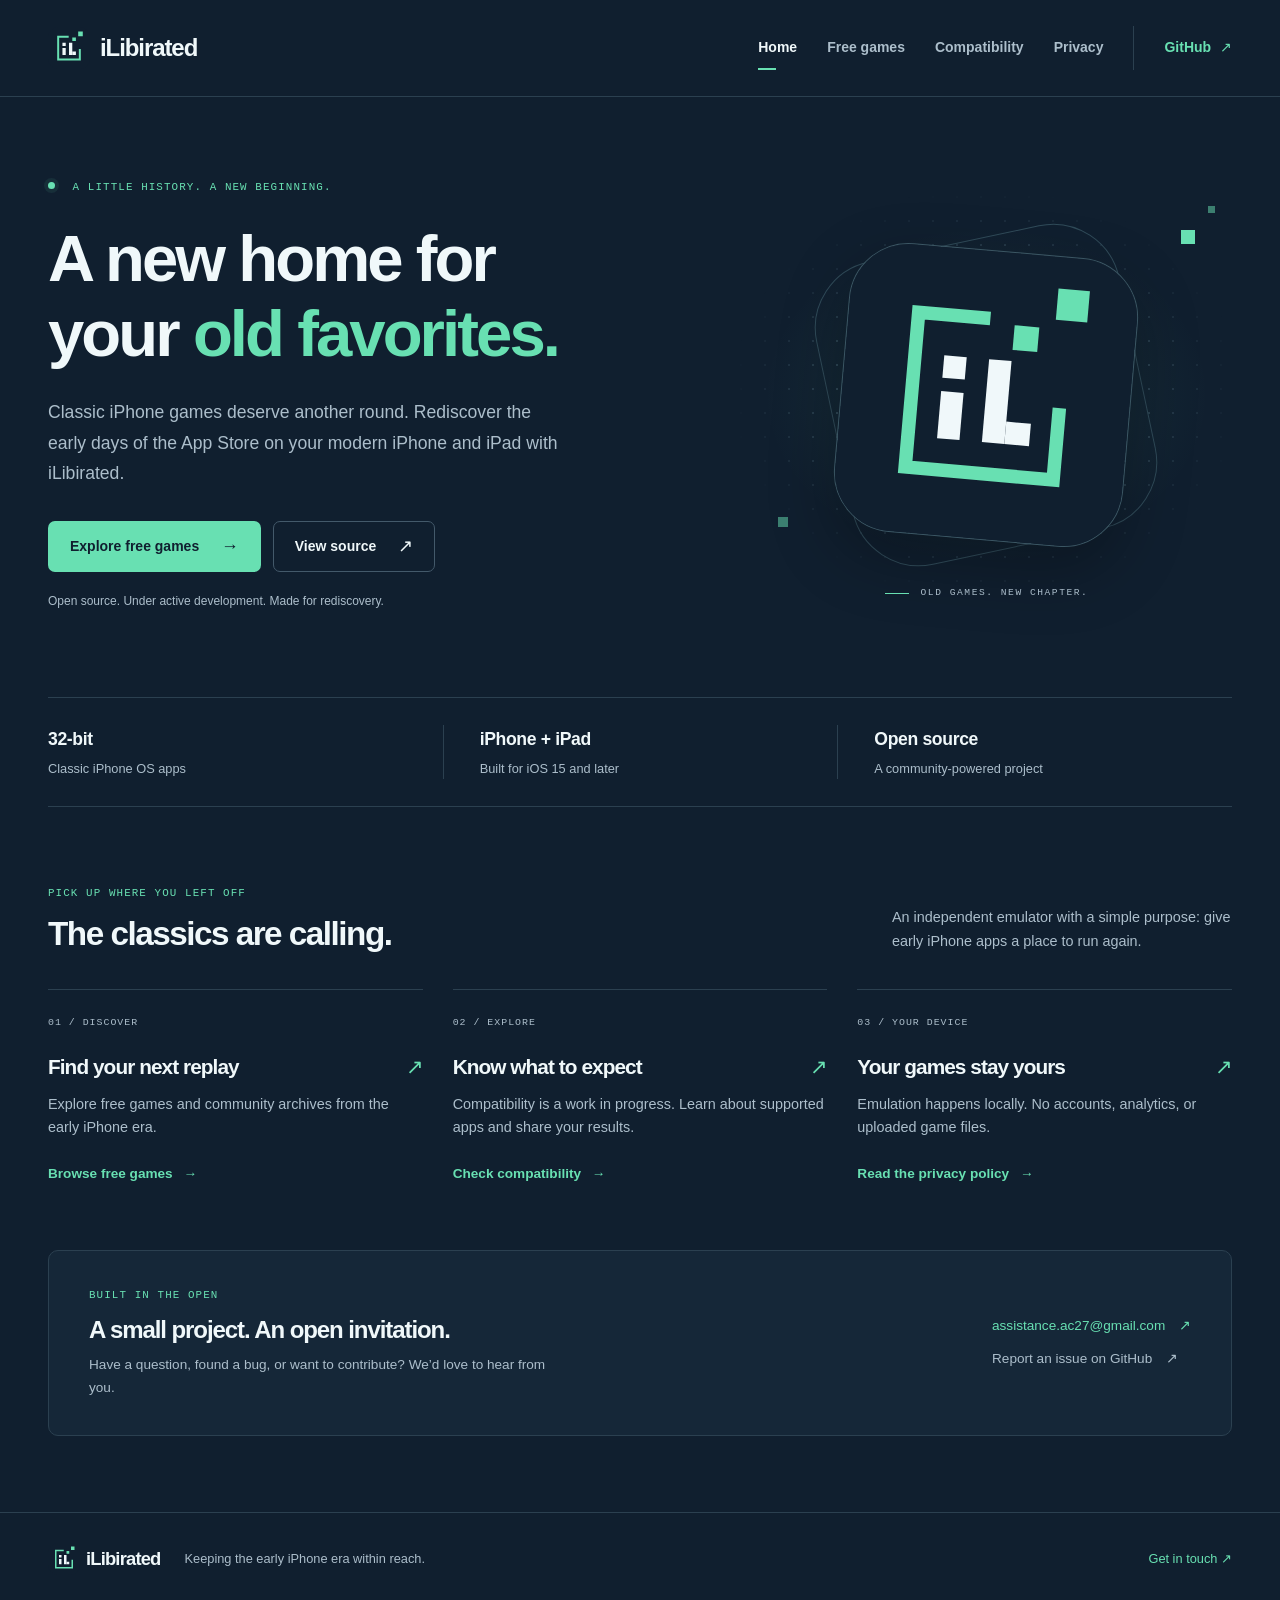
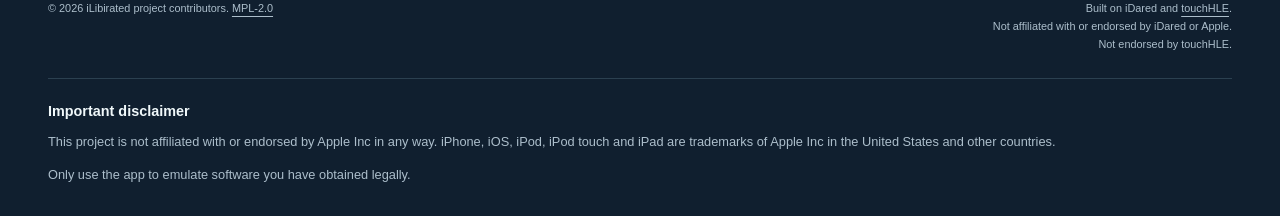
<file: iliberated/index.html>
<!doctype html>
<html lang="en">
<head>
  <meta charset="utf-8">
  <meta name="viewport" content="width=device-width, initial-scale=1">
  <meta name="theme-color" content="#101f2f">
  <meta name="color-scheme" content="dark">
  <title>iLibirated — Classic iPhone games, liberated</title>
  <meta name="description" content="Rediscover classic 32-bit iPhone games on modern iPhone and iPad with iLibirated, an independent open-source emulator.">
  <link rel="canonical" href="https://antonc27.github.io/iliberated/">
  <meta property="og:type" content="website">
  <meta property="og:title" content="iLibirated — Classic iPhone games, liberated">
  <meta property="og:description" content="Rediscover classic 32-bit iPhone games on modern iPhone and iPad with iLibirated, an independent open-source emulator.">
  <meta property="og:url" content="https://antonc27.github.io/iliberated/">
  <meta property="og:image" content="https://antonc27.github.io/iliberated/assets/icon.png">
  <meta property="og:image:alt" content="iLibirated app icon: a white iL monogram in an open mint frame">
  <link rel="icon" href="./assets/icon.svg" type="image/svg+xml">
  <link rel="icon" href="./assets/icon.png" type="image/png">
  <link rel="apple-touch-icon" href="./assets/icon.png">
  <link rel="stylesheet" href="./assets/style.css">
</head>
<body>
  <a class="skip-link" href="#main">Skip to content</a>
  <header class="site-header">
    <div class="shell header-inner">
      <a class="brand" href="./index.html" aria-label="iLibirated home">
        <img src="./assets/icon.svg" alt="" width="42" height="42">
        <span>iLibirated</span>
      </a>
      <nav class="site-nav" aria-label="Primary navigation">
          <a href="./index.html" aria-current="page">Home</a>
          <a href="./free_games.html">Free games</a>
          <a href="./compat.html">Compatibility</a>
          <a href="./privacy.html">Privacy</a>
          <a class="nav-source" href="https://github.com/antonc27/iliberated">GitHub <span aria-hidden="true">↗</span></a>
      </nav>
    </div>
  </header>
  <main id="main" class="shell " tabindex="-1">
    <section class="hero" aria-labelledby="hero-title">
      <div class="hero-copy">
        <p class="eyebrow"><span class="status-dot" aria-hidden="true"></span> A little history. A new beginning.</p>
        <h1 id="hero-title">A new home for<br>your <em>old favorites.</em></h1>
        <p class="hero-description">Classic iPhone games deserve another round. Rediscover the early days of the App Store on your modern iPhone and iPad with iLibirated.</p>
        <div class="actions">
          <a class="button button-primary" href="./free_games.html">Explore free games <span aria-hidden="true">→</span></a>
          <a class="button button-secondary" href="https://github.com/antonc27/iliberated">View source <span aria-hidden="true">↗</span></a>
        </div>
        <p class="hero-note">Open source. Under active development. Made for rediscovery.</p>
      </div>
      <div class="hero-art" aria-hidden="true">
        <div class="art-grid"></div>
        <div class="art-orbit"></div>
        <div class="icon-tile"><img src="./assets/icon.svg" alt="" width="320" height="320"></div>
        <span class="pixel pixel-one"></span><span class="pixel pixel-two"></span><span class="pixel pixel-three"></span>
        <div class="art-caption"><span class="caption-line"></span> OLD GAMES. NEW CHAPTER.</div>
      </div>
    </section>
    <div class="project-facts" aria-label="Project at a glance">
      <div><span class="fact-value">32-bit</span><span class="fact-label">Classic iPhone OS apps</span></div>
      <div><span class="fact-value">iPhone + iPad</span><span class="fact-label">Built for iOS 15 and later</span></div>
      <div><span class="fact-value">Open source</span><span class="fact-label">A community-powered project</span></div>
    </div>
    <section class="discover" aria-labelledby="discover-title">
      <div class="section-heading">
        <div><p class="eyebrow">Pick up where you left off</p><h2 id="discover-title">The classics are calling.</h2></div>
        <p>An independent emulator with a simple purpose: give early iPhone apps a place to run again.</p>
      </div>
      <div class="feature-grid">
        <a class="feature" href="./free_games.html">
          <span class="feature-number">01 / DISCOVER</span>
          <h3>Find your next replay <span aria-hidden="true">↗</span></h3>
          <p>Explore free games and community archives from the early iPhone era.</p>
          <span class="text-link">Browse free games <span aria-hidden="true">→</span></span>
        </a>
        <a class="feature" href="./compat.html">
          <span class="feature-number">02 / EXPLORE</span>
          <h3>Know what to expect <span aria-hidden="true">↗</span></h3>
          <p>Compatibility is a work in progress. Learn about supported apps and share your results.</p>
          <span class="text-link">Check compatibility <span aria-hidden="true">→</span></span>
        </a>
        <a class="feature" href="./privacy.html">
          <span class="feature-number">03 / YOUR DEVICE</span>
          <h3>Your games stay yours <span aria-hidden="true">↗</span></h3>
          <p>Emulation happens locally. No accounts, analytics, or uploaded game files.</p>
          <span class="text-link">Read the privacy policy <span aria-hidden="true">→</span></span>
        </a>
      </div>
    </section>
    <section class="support-panel" aria-labelledby="support-title">
      <div><p class="eyebrow">Built in the open</p><h2 id="support-title">A small project. An open invitation.</h2><p>Have a question, found a bug, or want to contribute? We’d love to hear from you.</p></div>
      <div class="support-links"><a href="mailto:assistance.ac27@gmail.com">assistance.ac27@gmail.com <span aria-hidden="true">↗</span></a><a href="https://github.com/antonc27/iliberated/issues">Report an issue on GitHub <span aria-hidden="true">↗</span></a></div>
    </section>
  </main>
  <footer class="site-footer">
    <div class="shell footer-top">
      <a class="brand footer-brand" href="./index.html"><img src="./assets/icon.svg" alt="" width="32" height="32"><span>iLibirated</span></a>
      <p>Keeping the early iPhone era within reach.</p>
      <a href="mailto:assistance.ac27@gmail.com">Get in touch <span aria-hidden="true">↗</span></a>
    </div>
    <div class="shell footer-bottom">
      <p>© 2026 iLibirated project contributors. <a href="https://github.com/antonc27/iliberated/blob/HEAD/LICENSE">MPL-2.0</a></p>
      <p>Built on iDared and <a href="https://touchhle.org/">touchHLE</a>.<br>Not affiliated with or endorsed by iDared or Apple.<br>Not endorsed by touchHLE.</p>
    </div>
    <div class="shell footer-disclaimer">
      <h2>Important disclaimer</h2>
      <p>This project is not affiliated with or endorsed by Apple Inc in any way. iPhone, iOS, iPod, iPod touch and iPad are trademarks of Apple Inc in the United States and other countries.</p>
      <p>Only use the app to emulate software you have obtained legally.</p>
    </div>
  </footer>
</body>
</html>
</file>
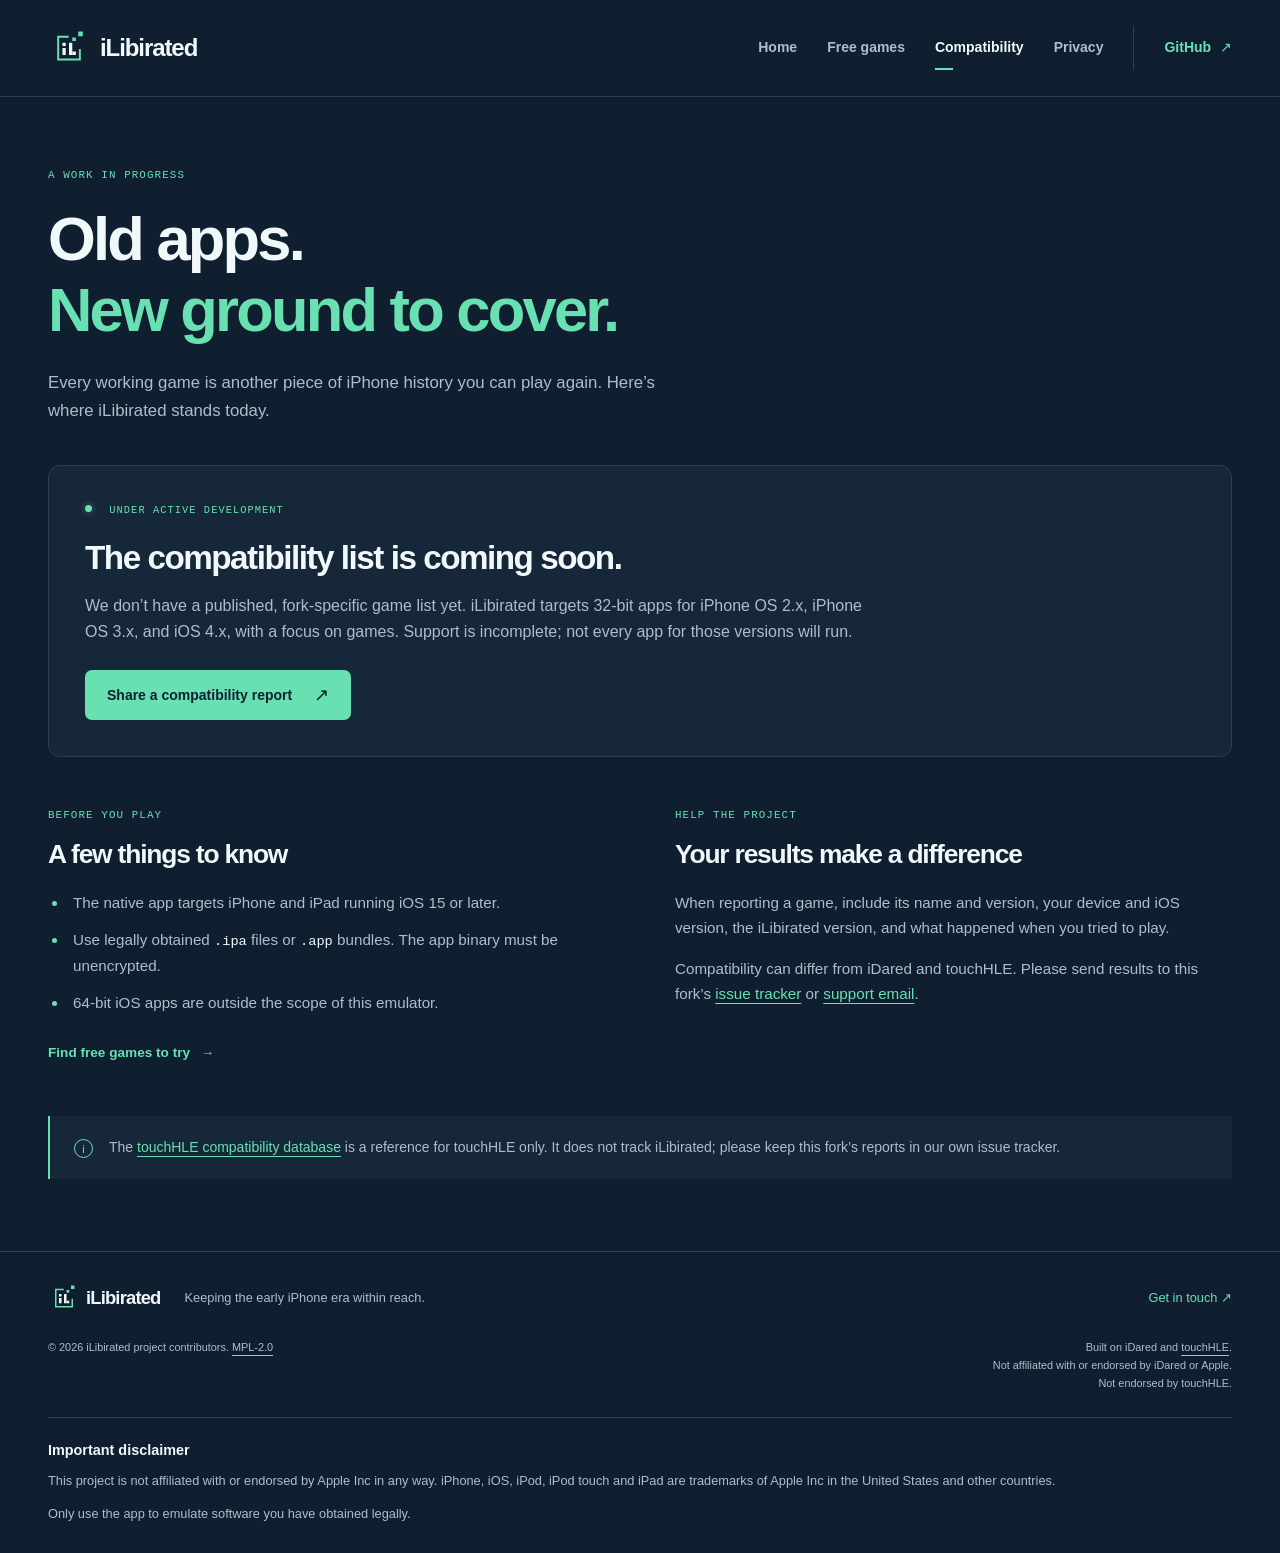
<file: iliberated/compat.html>
<!doctype html>
<html lang="en">
<head>
  <meta charset="utf-8">
  <meta name="viewport" content="width=device-width, initial-scale=1">
  <meta name="theme-color" content="#101f2f">
  <meta name="color-scheme" content="dark">
  <title>Compatibility | iLibirated</title>
  <meta name="description" content="Learn about app compatibility and report your results for iLibirated.">
  <link rel="canonical" href="https://antonc27.github.io/iliberated/compat.html">
  <meta property="og:type" content="website">
  <meta property="og:title" content="Compatibility | iLibirated">
  <meta property="og:description" content="Learn about app compatibility and report your results for iLibirated.">
  <meta property="og:url" content="https://antonc27.github.io/iliberated/compat.html">
  <meta property="og:image" content="https://antonc27.github.io/iliberated/assets/icon.png">
  <meta property="og:image:alt" content="iLibirated app icon: a white iL monogram in an open mint frame">
  <link rel="icon" href="./assets/icon.svg" type="image/svg+xml">
  <link rel="icon" href="./assets/icon.png" type="image/png">
  <link rel="apple-touch-icon" href="./assets/icon.png">
  <link rel="stylesheet" href="./assets/style.css">
</head>
<body>
  <a class="skip-link" href="#main">Skip to content</a>
  <header class="site-header">
    <div class="shell header-inner">
      <a class="brand" href="./index.html" aria-label="iLibirated home">
        <img src="./assets/icon.svg" alt="" width="42" height="42">
        <span>iLibirated</span>
      </a>
      <nav class="site-nav" aria-label="Primary navigation">
          <a href="./index.html">Home</a>
          <a href="./free_games.html">Free games</a>
          <a href="./compat.html" aria-current="page">Compatibility</a>
          <a href="./privacy.html">Privacy</a>
          <a class="nav-source" href="https://github.com/antonc27/iliberated">GitHub <span aria-hidden="true">↗</span></a>
      </nav>
    </div>
  </header>
  <main id="main" class="shell inner-page" tabindex="-1">
    <header class="page-heading">
      <p class="eyebrow">A work in progress</p>
      <h1>Old apps.<br><em>New ground to cover.</em></h1>
      <p>Every working game is another piece of iPhone history you can play again. Here’s where iLibirated stands today.</p>
    </header>
    <section class="compat-status" aria-labelledby="status-title">
      <div class="status-label"><span class="status-dot" aria-hidden="true"></span> Under active development</div>
      <h2 id="status-title">The compatibility list is coming soon.</h2>
      <p>We don’t have a published, fork-specific game list yet. iLibirated targets 32-bit apps for iPhone OS 2.x, iPhone OS 3.x, and iOS 4.x, with a focus on games. Support is incomplete; not every app for those versions will run.</p>
      <a class="button button-primary" href="https://github.com/antonc27/iliberated/issues">Share a compatibility report <span aria-hidden="true">↗</span></a>
    </section>
    <div class="info-grid">
      <section class="info-block"><p class="eyebrow">Before you play</p><h2>A few things to know</h2><ul class="detail-list"><li>The native app targets iPhone and iPad running iOS 15 or later.</li><li>Use legally obtained <code>.ipa</code> files or <code>.app</code> bundles. The app binary must be unencrypted.</li><li>64-bit iOS apps are outside the scope of this emulator.</li></ul><a class="text-link" href="./free_games.html">Find free games to try <span aria-hidden="true">→</span></a></section>
      <section class="info-block"><p class="eyebrow">Help the project</p><h2>Your results make a difference</h2><p>When reporting a game, include its name and version, your device and iOS version, the iLibirated version, and what happened when you tried to play.</p><p>Compatibility can differ from iDared and touchHLE. Please send results to this fork’s <a href="https://github.com/antonc27/iliberated/issues">issue tracker</a> or <a href="mailto:assistance.ac27@gmail.com">support email</a>.</p></section>
    </div>
    <aside class="notice"><span class="notice-mark" aria-hidden="true">i</span><p>The <a href="https://appdb.touchhle.org/">touchHLE compatibility database</a> is a reference for touchHLE only. It does not track iLibirated; please keep this fork’s reports in our own issue tracker.</p></aside>
  </main>
  <footer class="site-footer">
    <div class="shell footer-top">
      <a class="brand footer-brand" href="./index.html"><img src="./assets/icon.svg" alt="" width="32" height="32"><span>iLibirated</span></a>
      <p>Keeping the early iPhone era within reach.</p>
      <a href="mailto:assistance.ac27@gmail.com">Get in touch <span aria-hidden="true">↗</span></a>
    </div>
    <div class="shell footer-bottom">
      <p>© 2026 iLibirated project contributors. <a href="https://github.com/antonc27/iliberated/blob/HEAD/LICENSE">MPL-2.0</a></p>
      <p>Built on iDared and <a href="https://touchhle.org/">touchHLE</a>.<br>Not affiliated with or endorsed by iDared or Apple.<br>Not endorsed by touchHLE.</p>
    </div>
    <div class="shell footer-disclaimer">
      <h2>Important disclaimer</h2>
      <p>This project is not affiliated with or endorsed by Apple Inc in any way. iPhone, iOS, iPod, iPod touch and iPad are trademarks of Apple Inc in the United States and other countries.</p>
      <p>Only use the app to emulate software you have obtained legally.</p>
    </div>
  </footer>
</body>
</html>
</file>
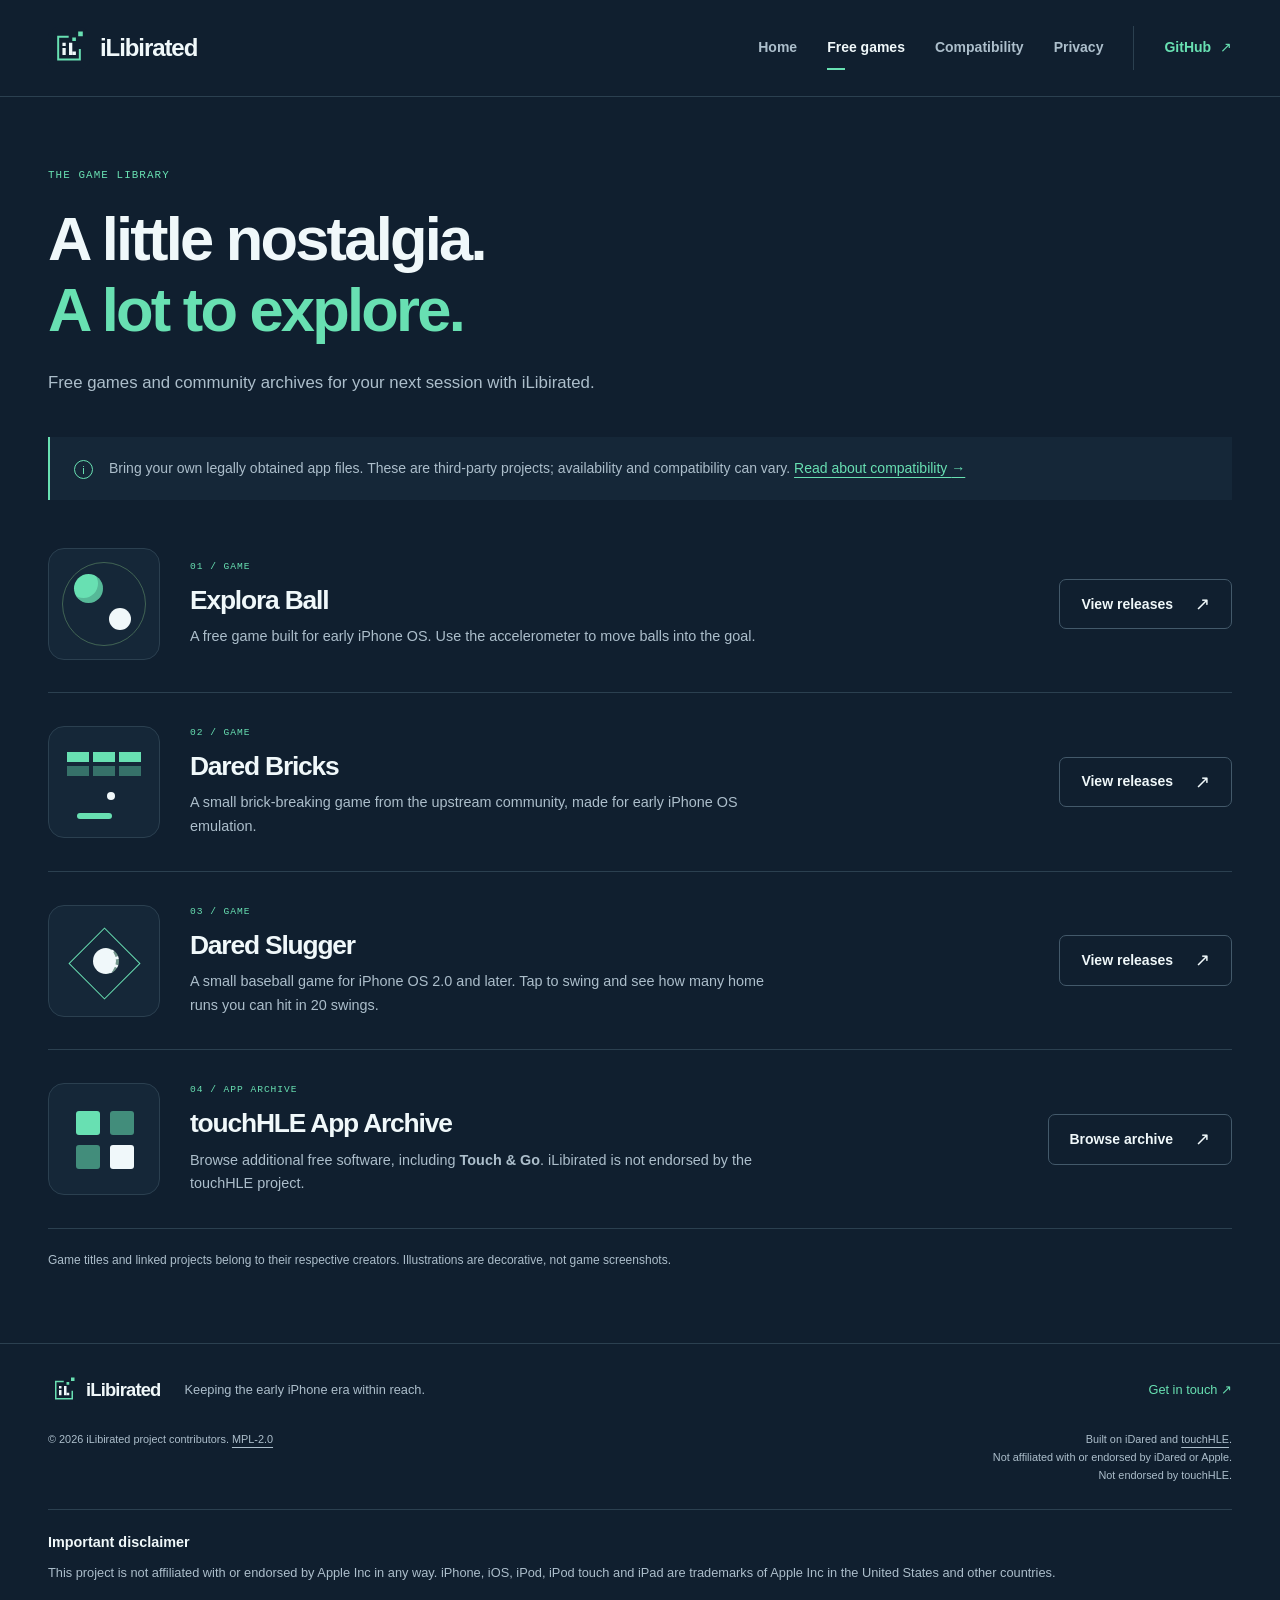
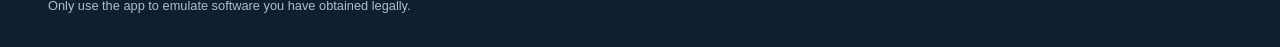
<file: iliberated/free_games.html>
<!doctype html>
<html lang="en">
<head>
  <meta charset="utf-8">
  <meta name="viewport" content="width=device-width, initial-scale=1">
  <meta name="theme-color" content="#101f2f">
  <meta name="color-scheme" content="dark">
  <title>Free games | iLibirated</title>
  <meta name="description" content="Explore free games and community app archives to try with iLibirated.">
  <link rel="canonical" href="https://antonc27.github.io/iliberated/free_games.html">
  <meta property="og:type" content="website">
  <meta property="og:title" content="Free games | iLibirated">
  <meta property="og:description" content="Explore free games and community app archives to try with iLibirated.">
  <meta property="og:url" content="https://antonc27.github.io/iliberated/free_games.html">
  <meta property="og:image" content="https://antonc27.github.io/iliberated/assets/icon.png">
  <meta property="og:image:alt" content="iLibirated app icon: a white iL monogram in an open mint frame">
  <link rel="icon" href="./assets/icon.svg" type="image/svg+xml">
  <link rel="icon" href="./assets/icon.png" type="image/png">
  <link rel="apple-touch-icon" href="./assets/icon.png">
  <link rel="stylesheet" href="./assets/style.css">
</head>
<body>
  <a class="skip-link" href="#main">Skip to content</a>
  <header class="site-header">
    <div class="shell header-inner">
      <a class="brand" href="./index.html" aria-label="iLibirated home">
        <img src="./assets/icon.svg" alt="" width="42" height="42">
        <span>iLibirated</span>
      </a>
      <nav class="site-nav" aria-label="Primary navigation">
          <a href="./index.html">Home</a>
          <a href="./free_games.html" aria-current="page">Free games</a>
          <a href="./compat.html">Compatibility</a>
          <a href="./privacy.html">Privacy</a>
          <a class="nav-source" href="https://github.com/antonc27/iliberated">GitHub <span aria-hidden="true">↗</span></a>
      </nav>
    </div>
  </header>
  <main id="main" class="shell inner-page" tabindex="-1">
    <header class="page-heading">
      <p class="eyebrow">The game library</p>
      <h1>A little nostalgia.<br><em>A lot to explore.</em></h1>
      <p>Free games and community archives for your next session with iLibirated.</p>
    </header>
    <aside class="notice"><span class="notice-mark" aria-hidden="true">i</span><p>Bring your own legally obtained app files. These are third-party projects; availability and compatibility can vary. <a href="./compat.html">Read about compatibility <span aria-hidden="true">→</span></a></p></aside>
    <section class="game-list" aria-label="Free games and app archives">
      <article class="game-item">
        <div class="game-art ball-art" aria-hidden="true"><span></span><i></i><b></b></div>
        <div class="game-copy"><p class="eyebrow">01 / Game</p><h2>Explora Ball</h2><p>A free game built for early iPhone OS. Use the accelerometer to move balls into the goal.</p></div>
        <a class="button button-secondary" href="https://github.com/minif/Explora-Ball/releases" aria-label="View Explora Ball releases">View releases <span aria-hidden="true">↗</span></a>
      </article>
      <article class="game-item">
        <div class="game-art bricks-art" aria-hidden="true"><span></span><span></span><span></span><span></span><span></span><span></span><i></i><b></b></div>
        <div class="game-copy"><p class="eyebrow">02 / Game</p><h2>Dared Bricks</h2><p>A small brick-breaking game from the upstream community, made for early iPhone OS emulation.</p></div>
        <a class="button button-secondary" href="https://github.com/iDared32bit-emu/Dared-Bricks/releases" aria-label="View Dared Bricks releases">View releases <span aria-hidden="true">↗</span></a>
      </article>
      <article class="game-item">
        <div class="game-art slugger-art" aria-hidden="true"><span></span><i></i></div>
        <div class="game-copy"><p class="eyebrow">03 / Game</p><h2>Dared Slugger</h2><p>A small baseball game for iPhone OS 2.0 and later. Tap to swing and see how many home runs you can hit in 20 swings.</p></div>
        <a class="button button-secondary" href="https://github.com/iDared32bit-emu/Dared-Slugger/releases" aria-label="View Dared Slugger releases">View releases <span aria-hidden="true">↗</span></a>
      </article>
      <article class="game-item archive-item">
        <div class="game-art archive-art" aria-hidden="true"><span></span><span></span><span></span><span></span></div>
        <div class="game-copy"><p class="eyebrow">04 / App archive</p><h2>touchHLE App Archive</h2><p>Browse additional free software, including <strong>Touch &amp; Go</strong>. iLibirated is not endorsed by the touchHLE project.</p></div>
        <a class="button button-secondary" href="https://touchhle.org/app-archive/">Browse archive <span aria-hidden="true">↗</span></a>
      </article>
    </section>
    <p class="page-note">Game titles and linked projects belong to their respective creators. Illustrations are decorative, not game screenshots.</p>
  </main>
  <footer class="site-footer">
    <div class="shell footer-top">
      <a class="brand footer-brand" href="./index.html"><img src="./assets/icon.svg" alt="" width="32" height="32"><span>iLibirated</span></a>
      <p>Keeping the early iPhone era within reach.</p>
      <a href="mailto:assistance.ac27@gmail.com">Get in touch <span aria-hidden="true">↗</span></a>
    </div>
    <div class="shell footer-bottom">
      <p>© 2026 iLibirated project contributors. <a href="https://github.com/antonc27/iliberated/blob/HEAD/LICENSE">MPL-2.0</a></p>
      <p>Built on iDared and <a href="https://touchhle.org/">touchHLE</a>.<br>Not affiliated with or endorsed by iDared or Apple.<br>Not endorsed by touchHLE.</p>
    </div>
    <div class="shell footer-disclaimer">
      <h2>Important disclaimer</h2>
      <p>This project is not affiliated with or endorsed by Apple Inc in any way. iPhone, iOS, iPod, iPod touch and iPad are trademarks of Apple Inc in the United States and other countries.</p>
      <p>Only use the app to emulate software you have obtained legally.</p>
    </div>
  </footer>
</body>
</html>
</file>
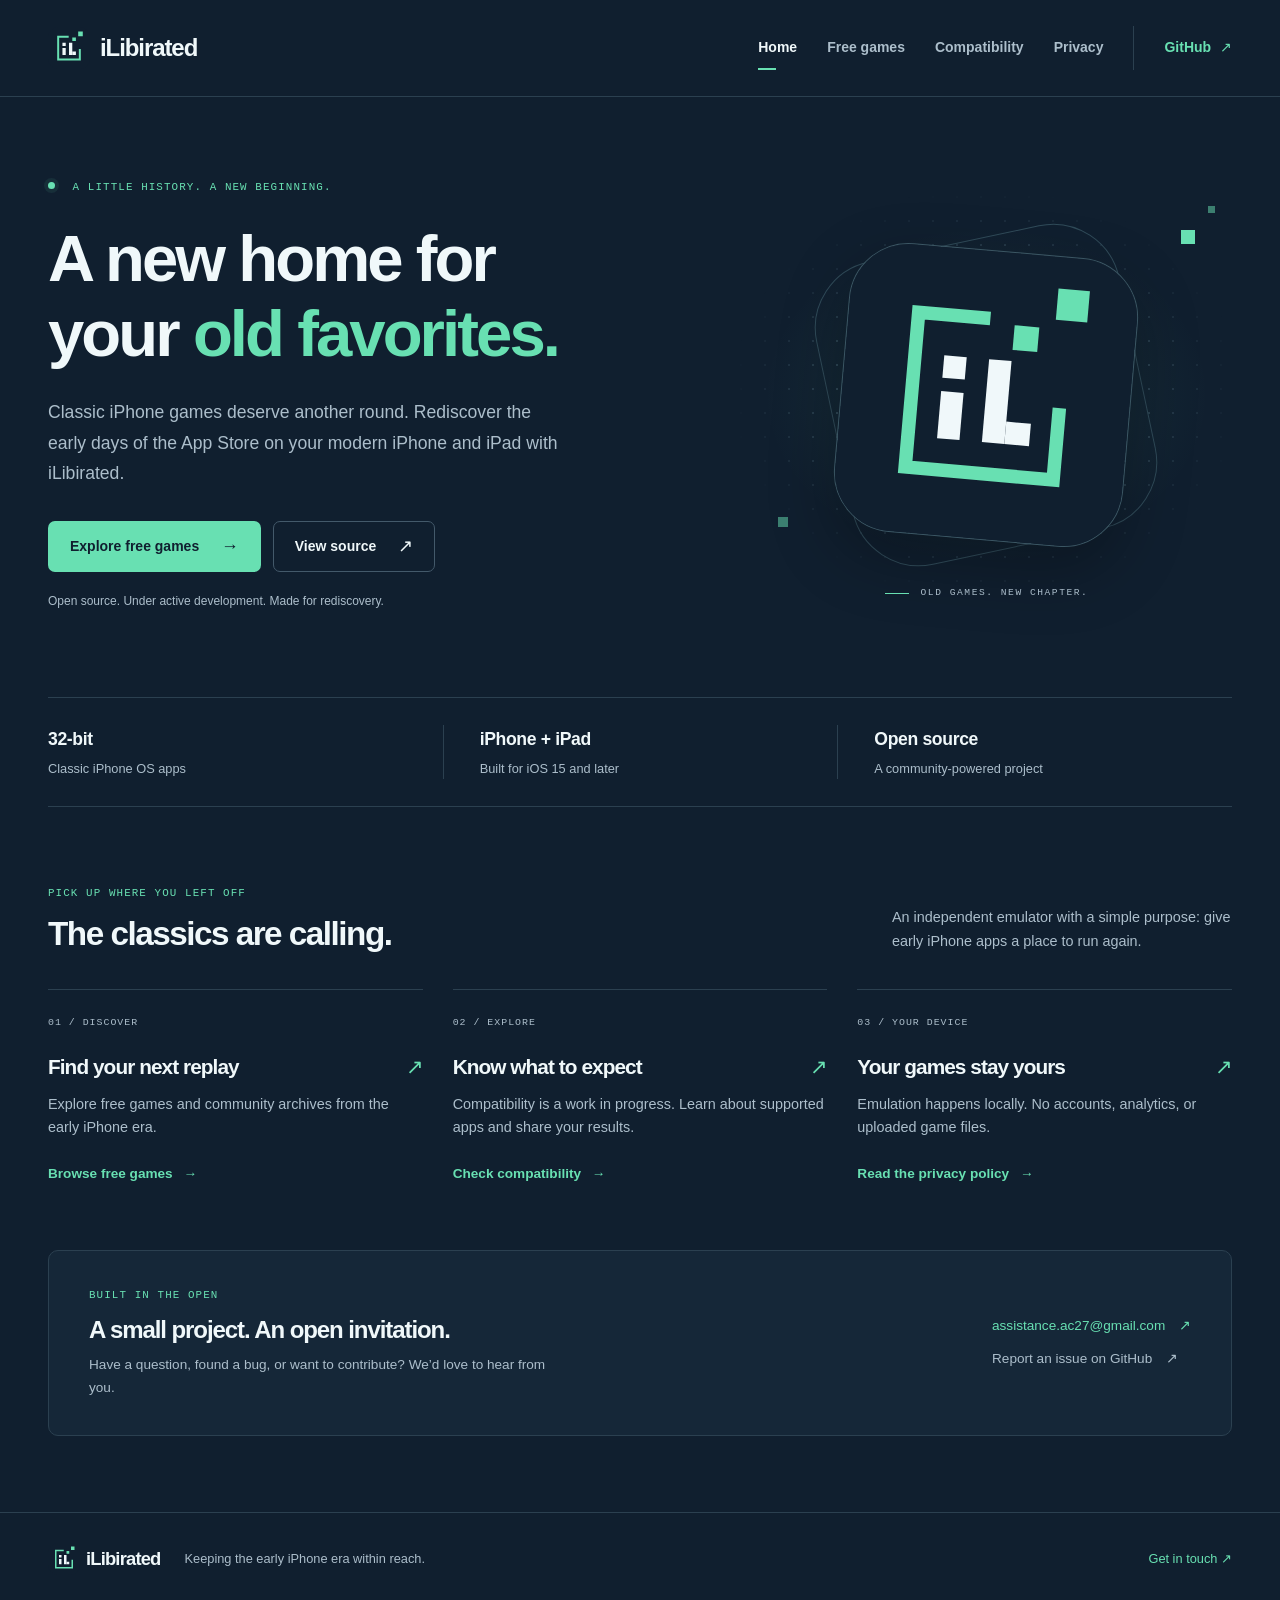
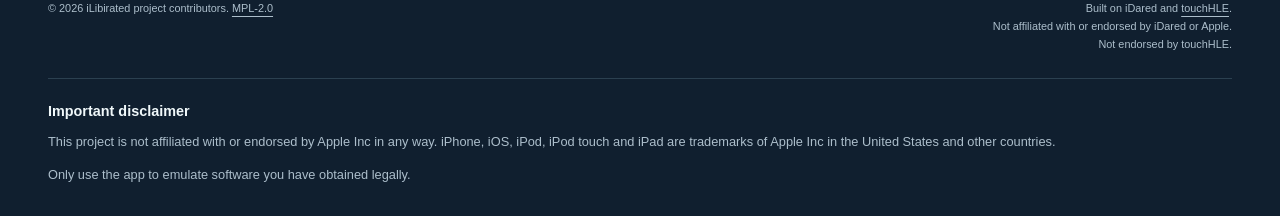
<file: iliberated/home.html>
<!doctype html>
<html lang="en">
<head>
  <meta charset="utf-8">
  <meta name="viewport" content="width=device-width, initial-scale=1">
  <meta http-equiv="refresh" content="0; url=./index.html">
  <title>iLibirated — Home</title>
  <link rel="canonical" href="https://antonc27.github.io/iliberated/">
  <link rel="stylesheet" href="./assets/style.css">
</head>
<body><main class="shell redirect-page"><h1>iLibirated</h1><p><a href="./index.html">Continue to the home page →</a></p></main></body>
</html>
</file>
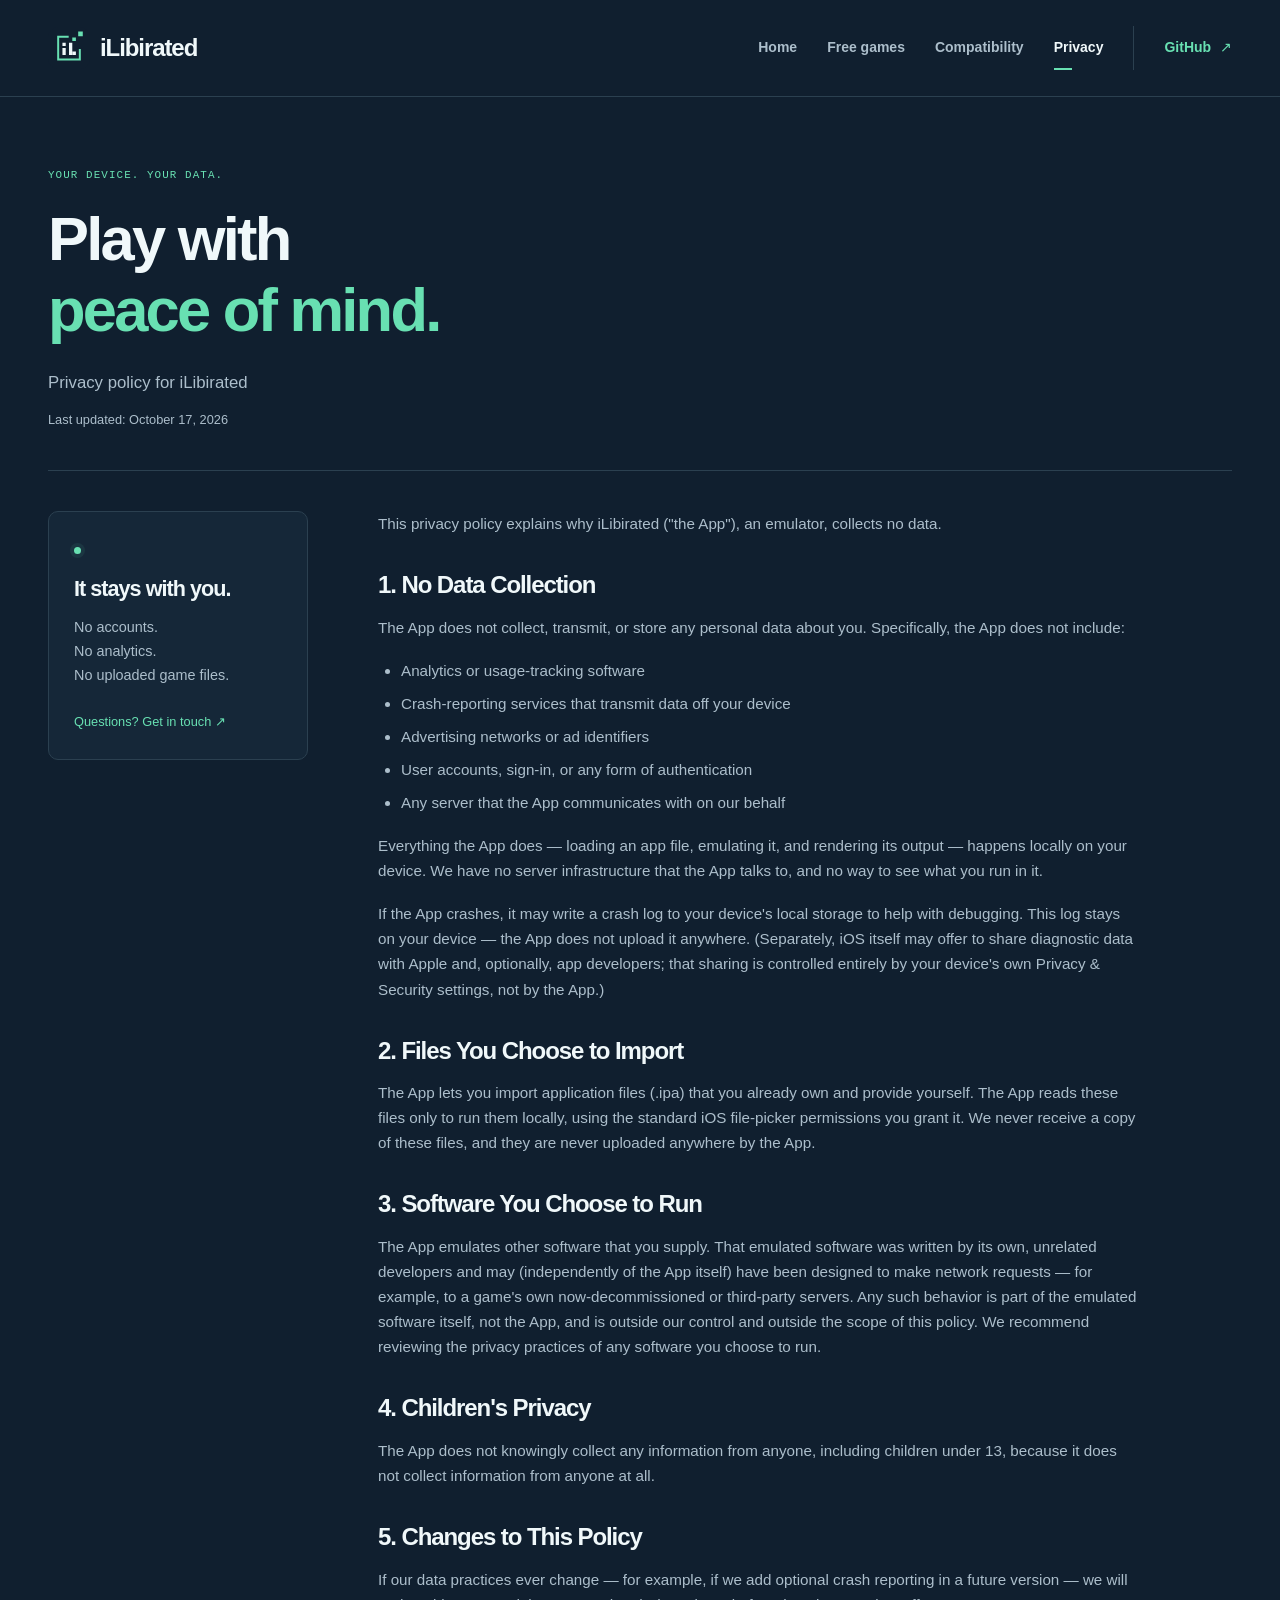
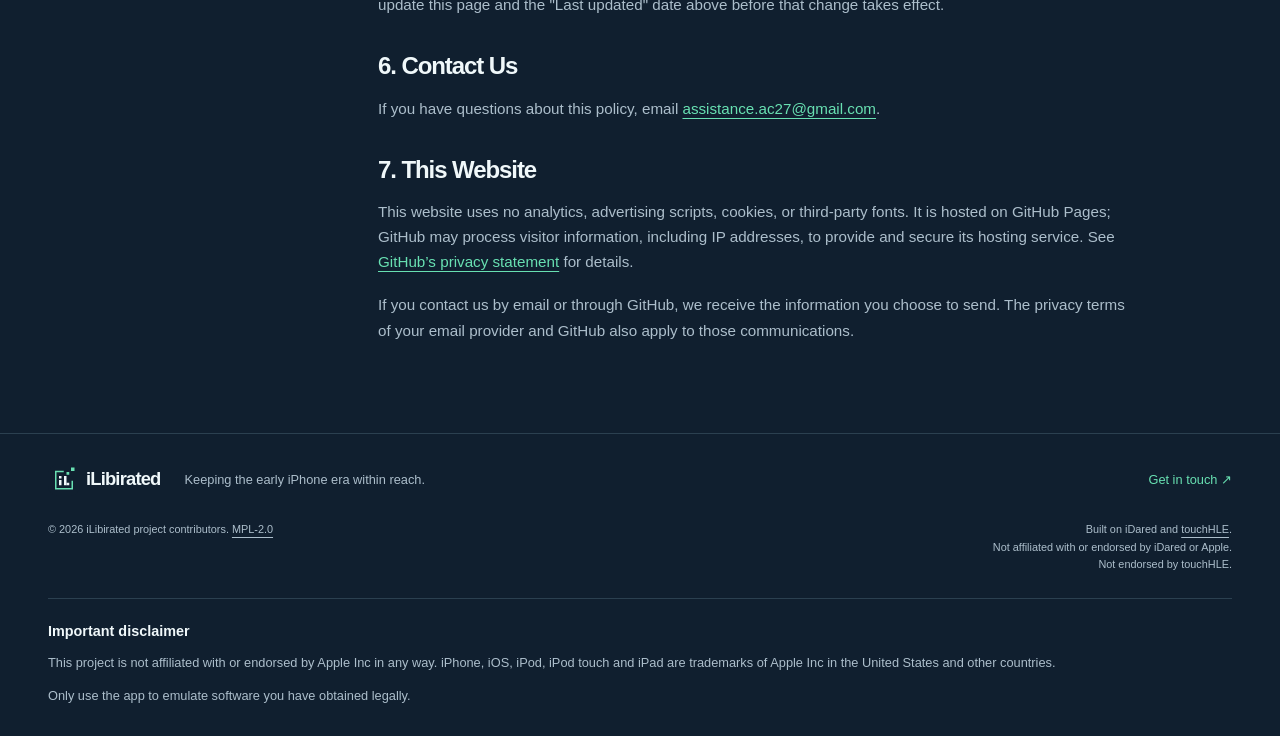
<file: iliberated/privacy.html>
<!doctype html>
<html lang="en">
<head>
  <meta charset="utf-8">
  <meta name="viewport" content="width=device-width, initial-scale=1">
  <meta name="theme-color" content="#101f2f">
  <meta name="color-scheme" content="dark">
  <title>Privacy policy | iLibirated</title>
  <meta name="description" content="How iLibirated handles your privacy: local emulation, no analytics, and no uploaded game files.">
  <link rel="canonical" href="https://antonc27.github.io/iliberated/privacy.html">
  <meta property="og:type" content="website">
  <meta property="og:title" content="Privacy policy | iLibirated">
  <meta property="og:description" content="How iLibirated handles your privacy: local emulation, no analytics, and no uploaded game files.">
  <meta property="og:url" content="https://antonc27.github.io/iliberated/privacy.html">
  <meta property="og:image" content="https://antonc27.github.io/iliberated/assets/icon.png">
  <meta property="og:image:alt" content="iLibirated app icon: a white iL monogram in an open mint frame">
  <link rel="icon" href="./assets/icon.svg" type="image/svg+xml">
  <link rel="icon" href="./assets/icon.png" type="image/png">
  <link rel="apple-touch-icon" href="./assets/icon.png">
  <link rel="stylesheet" href="./assets/style.css">
</head>
<body>
  <a class="skip-link" href="#main">Skip to content</a>
  <header class="site-header">
    <div class="shell header-inner">
      <a class="brand" href="./index.html" aria-label="iLibirated home">
        <img src="./assets/icon.svg" alt="" width="42" height="42">
        <span>iLibirated</span>
      </a>
      <nav class="site-nav" aria-label="Primary navigation">
          <a href="./index.html">Home</a>
          <a href="./free_games.html">Free games</a>
          <a href="./compat.html">Compatibility</a>
          <a href="./privacy.html" aria-current="page">Privacy</a>
          <a class="nav-source" href="https://github.com/antonc27/iliberated">GitHub <span aria-hidden="true">↗</span></a>
      </nav>
    </div>
  </header>
  <main id="main" class="shell inner-page" tabindex="-1">
    <header class="page-heading policy-heading">
      <p class="eyebrow">Your device. Your data.</p>
      <h1>Play with<br><em>peace of mind.</em></h1>
      <p>Privacy policy for iLibirated</p>
      <p class="updated">Last updated: October 17, 2026</p>
    </header>
    <div class="policy-layout">
      <aside class="privacy-summary"><span class="status-dot" aria-hidden="true"></span><h2>It stays with you.</h2><p>No accounts.<br>No analytics.<br>No uploaded game files.</p><a href="mailto:assistance.ac27@gmail.com">Questions? Get in touch <span aria-hidden="true">↗</span></a></aside>
      <article class="policy-content" aria-label="Privacy policy">
        <p>This privacy policy explains why iLibirated (&quot;the App&quot;), an emulator, collects no data.</p>
        <h2>1. No Data Collection</h2>
        <p>The App does not collect, transmit, or store any personal data about you. Specifically, the App does not include:</p>
        <ul>
        <li>Analytics or usage-tracking software</li>
        <li>Crash-reporting services that transmit data off your device</li>
        <li>Advertising networks or ad identifiers</li>
        <li>User accounts, sign-in, or any form of authentication</li>
        <li>Any server that the App communicates with on our behalf</li>
        </ul>
        <p>Everything the App does — loading an app file, emulating it, and rendering its output — happens locally on your device. We have no server infrastructure that the App talks to, and no way to see what you run in it.</p>
        <p>If the App crashes, it may write a crash log to your device&#x27;s local storage to help with debugging. This log stays on your device — the App does not upload it anywhere. (Separately, iOS itself may offer to share diagnostic data with Apple and, optionally, app developers; that sharing is controlled entirely by your device&#x27;s own Privacy &amp; Security settings, not by the App.)</p>
        <h2>2. Files You Choose to Import</h2>
        <p>The App lets you import application files (.ipa) that you already own and provide yourself. The App reads these files only to run them locally, using the standard iOS file-picker permissions you grant it. We never receive a copy of these files, and they are never uploaded anywhere by the App.</p>
        <h2>3. Software You Choose to Run</h2>
        <p>The App emulates other software that you supply. That emulated software was written by its own, unrelated developers and may (independently of the App itself) have been designed to make network requests — for example, to a game&#x27;s own now-decommissioned or third-party servers. Any such behavior is part of the emulated software itself, not the App, and is outside our control and outside the scope of this policy. We recommend reviewing the privacy practices of any software you choose to run.</p>
        <h2>4. Children&#x27;s Privacy</h2>
        <p>The App does not knowingly collect any information from anyone, including children under 13, because it does not collect information from anyone at all.</p>
        <h2>5. Changes to This Policy</h2>
        <p>If our data practices ever change — for example, if we add optional crash reporting in a future version — we will update this page and the &quot;Last updated&quot; date above before that change takes effect.</p>
        <h2>6. Contact Us</h2>
        <p>If you have questions about this policy, email <a href="mailto:assistance.ac27@gmail.com">assistance.ac27@gmail.com</a>.</p>
        <h2>7. This Website</h2>
        <p>This website uses no analytics, advertising scripts, cookies, or third-party fonts. It is hosted on GitHub Pages; GitHub may process visitor information, including IP addresses, to provide and secure its hosting service. See <a href="https://docs.github.com/en/site-policy/privacy-policies/github-general-privacy-statement">GitHub’s privacy statement</a> for details.</p>
        <p>If you contact us by email or through GitHub, we receive the information you choose to send. The privacy terms of your email provider and GitHub also apply to those communications.</p>
      </article>
    </div>
  </main>
  <footer class="site-footer">
    <div class="shell footer-top">
      <a class="brand footer-brand" href="./index.html"><img src="./assets/icon.svg" alt="" width="32" height="32"><span>iLibirated</span></a>
      <p>Keeping the early iPhone era within reach.</p>
      <a href="mailto:assistance.ac27@gmail.com">Get in touch <span aria-hidden="true">↗</span></a>
    </div>
    <div class="shell footer-bottom">
      <p>© 2026 iLibirated project contributors. <a href="https://github.com/antonc27/iliberated/blob/HEAD/LICENSE">MPL-2.0</a></p>
      <p>Built on iDared and <a href="https://touchhle.org/">touchHLE</a>.<br>Not affiliated with or endorsed by iDared or Apple.<br>Not endorsed by touchHLE.</p>
    </div>
    <div class="shell footer-disclaimer">
      <h2>Important disclaimer</h2>
      <p>This project is not affiliated with or endorsed by Apple Inc in any way. iPhone, iOS, iPod, iPod touch and iPad are trademarks of Apple Inc in the United States and other countries.</p>
      <p>Only use the app to emulate software you have obtained legally.</p>
    </div>
  </footer>
</body>
</html>
</file>
<file: iliberated/assets/style.css>
/* Palette shared with the iLiberated app icon: navy, mint, and ice white. */
:root {
  color-scheme: dark;
  --navy: #101f2f;
  --surface: #152738;
  --mint: #68e0b2;
  --white: #f0f8fa;
  --muted: #acbecb;
  --line: #2b4050;
  font-family: -apple-system, BlinkMacSystemFont, "Segoe UI", sans-serif;
  color: var(--white);
  background: var(--navy);
  font-synthesis: none;
  text-rendering: optimizeLegibility;
  -webkit-font-smoothing: antialiased;
}

* { box-sizing: border-box; }
body { margin: 0; font-size: 16px; line-height: 1.65; }
img { display: block; max-width: 100%; height: auto; }
a { color: var(--mint); text-underline-offset: 4px; }
a:hover { color: var(--white); }
a, button { -webkit-tap-highlight-color: transparent; }
a:focus-visible { outline: 3px solid var(--mint); outline-offset: 6px; border-radius: 3px; }
::selection { background: var(--mint); color: var(--navy); }
h1, h2, h3, p { margin: 0; }
h1, h2, h3 { line-height: 1.15; letter-spacing: -.045em; }
h1 { font-size: clamp(2.65rem, 5.1vw, 4.5rem); font-weight: 750; }
h2 { font-size: clamp(1.65rem, 2.6vw, 2.15rem); font-weight: 650; }
h3 { font-size: 1.3rem; font-weight: 650; }
em { font-style: normal; color: var(--mint); }
.shell { width: min(1184px, calc(100% - 96px)); margin-inline: auto; }
.skip-link { position: absolute; left: 20px; top: -80px; z-index: 10; padding: 10px 18px; background: var(--mint); color: var(--navy); }
.skip-link:focus { top: 12px; color: var(--navy); }
.site-header { border-bottom: 1px solid var(--line); }
.header-inner { min-height: 96px; display: flex; align-items: center; justify-content: space-between; gap: 32px; }
.brand { display: inline-flex; align-items: center; gap: 10px; text-decoration: none; color: var(--white); font-size: 1.5rem; font-weight: 700; letter-spacing: -.045em; white-space: nowrap; }
.brand img { border-radius: 10px; }
.site-nav { display: flex; align-items: center; gap: 30px; }
.site-nav a { color: var(--muted); text-decoration: none; font-size: .875rem; font-weight: 550; padding: 10px 0; }
.site-nav a:hover, .site-nav a[aria-current] { color: var(--white); }
.site-nav a[aria-current] { position: relative; }
.site-nav a[aria-current]::after { content: ""; position: absolute; bottom: 0; left: 0; width: 18px; height: 2px; background: var(--mint); }
.site-nav .nav-source { border-left: 1px solid var(--line); padding-left: 30px; color: var(--mint); }
.nav-source span { margin-left: 5px; }
.hero { display: grid; grid-template-columns: 1.35fr 1fr; gap: 30px; align-items: center; min-height: 600px; padding: 68px 0 72px; }
.eyebrow, .feature-number, .art-caption, .status-label { font-family: "SFMono-Regular", Consolas, "Liberation Mono", monospace; font-size: .68rem; font-weight: 500; letter-spacing: .1em; text-transform: uppercase; }
.eyebrow { color: var(--mint); margin-bottom: 24px; }
.status-dot { display: inline-block; width: 7px; height: 7px; background: var(--mint); border-radius: 50%; margin-right: 10px; vertical-align: 1px; box-shadow: 0 0 0 4px rgb(104 224 178 / 8%); }
.hero h1 { margin-bottom: 26px; }
.hero-description { max-width: 520px; color: var(--muted); font-size: 1.1rem; line-height: 1.75; }
.actions { display: flex; flex-wrap: wrap; gap: 12px; margin-top: 32px; }
.button { display: inline-flex; align-items: center; justify-content: center; gap: 22px; min-height: 50px; padding: 11px 21px; border: 1px solid transparent; border-radius: 7px; text-decoration: none; font-size: .875rem; font-weight: 650; line-height: 1.5; }
.button span { font-size: 1.1rem; }
.button-primary { background: var(--mint); color: var(--navy); }
.button-primary:hover { color: var(--navy); background: #91edc9; }
.button-secondary { border-color: #43596a; color: var(--white); }
.button-secondary:hover { background: var(--surface); border-color: var(--mint); }
.hero-note { color: var(--muted); font-size: .75rem; margin-top: 20px; }
.hero-art { position: relative; height: 420px; display: grid; place-items: center; isolation: isolate; }
.art-grid { position: absolute; inset: 0 -12px; z-index: -2; background-image: radial-gradient(#466071 1px, transparent 1px); background-size: 24px 24px; mask-image: radial-gradient(ellipse, #000 15%, transparent 70%); }
.hero-art::before { content: ""; position: absolute; inset: 40px 20px; z-index: -1; background: radial-gradient(ellipse, rgb(104 224 178 / 11%), transparent 70%); }
.art-orbit { width: 310px; height: 310px; border: 1px solid #304b59; border-radius: 68px; position: absolute; transform: rotate(-12deg); }
.icon-tile { position: relative; width: 290px; border-radius: 60px; overflow: hidden; border: 1px solid #3b5663; box-shadow: 0 24px 64px rgb(0 0 0 / 28%), inset 0 1px 0 rgb(255 255 255 / 10%); transform: rotate(5deg); }
.pixel { position: absolute; background: var(--mint); }
.pixel-one { width: 14px; height: 14px; top: 45px; right: 37px; }
.pixel-two { width: 7px; height: 7px; top: 21px; right: 17px; opacity: .5; }
.pixel-three { width: 10px; height: 10px; bottom: 78px; left: 37px; opacity: .5; }
.art-caption { position: absolute; bottom: 4px; color: var(--muted); font-size: .6rem; letter-spacing: .16em; display: flex; align-items: center; gap: 12px; }
.caption-line { width: 24px; height: 1px; background: var(--mint); }
.project-facts { display: grid; grid-template-columns: repeat(3, 1fr); border-block: 1px solid var(--line); padding: 27px 0; }
.project-facts > div { display: flex; flex-direction: column; gap: 4px; padding-left: 36px; border-left: 1px solid var(--line); }
.project-facts > div:first-child { padding-left: 0; border-left: 0; }
.fact-value { font-size: 1.1rem; font-weight: 600; letter-spacing: -.02em; }
.fact-label { color: var(--muted); font-size: .8rem; }
.discover { padding: 78px 0 64px; }
.section-heading { display: flex; justify-content: space-between; align-items: flex-end; gap: 48px; margin-bottom: 36px; }
.section-heading .eyebrow { margin-bottom: 12px; }
.section-heading > p { max-width: 340px; color: var(--muted); font-size: .9rem; }
.feature-grid { display: grid; grid-template-columns: repeat(3, 1fr); gap: 30px; }
.feature { border-top: 1px solid var(--line); padding: 25px 0 0; text-decoration: none; display: flex; flex-direction: column; color: var(--white); }
.feature:hover { border-color: var(--mint); }
.feature-number { color: var(--muted); font-size: .62rem; margin-bottom: 23px; }
.feature h3 { display: flex; justify-content: space-between; gap: 12px; margin-bottom: 14px; }
.feature h3 span { color: var(--mint); font-weight: 400; }
.feature p { color: var(--muted); font-size: .9rem; margin-bottom: 23px; }
.text-link { color: var(--mint); text-decoration: none; font-size: .85rem; font-weight: 550; }
.text-link span { margin-left: 7px; }
.feature .text-link { margin-top: auto; }
.support-panel { display: flex; justify-content: space-between; align-items: center; gap: 40px; padding: 36px 40px; margin-bottom: 76px; background: var(--surface); border: 1px solid var(--line); border-radius: 10px; }
.support-panel .eyebrow { margin-bottom: 12px; }
.support-panel h2 { font-size: 1.5rem; margin-bottom: 10px; }
.support-panel p:not(.eyebrow) { color: var(--muted); font-size: .85rem; max-width: 480px; }
.support-links { display: flex; flex-direction: column; gap: 10px; flex-shrink: 0; font-size: .85rem; }
.support-links a { text-decoration: none; overflow-wrap: anywhere; }
.support-links a:last-child { color: var(--muted); }
.support-links a:hover { color: var(--white); }
.support-links span { margin-left: 10px; }
.site-footer { border-top: 1px solid var(--line); padding: 30px 0; }
.footer-top { display: flex; align-items: center; gap: 24px; }
.footer-brand { font-size: 1.15rem; gap: 6px; }
.footer-top p { color: var(--muted); font-size: .8rem; }
.footer-top > a:last-child { margin-left: auto; font-size: .8rem; text-decoration: none; }
.footer-bottom { display: flex; justify-content: space-between; gap: 24px; margin-top: 25px; font-size: .68rem; color: var(--muted); }
.footer-bottom p:last-child { text-align: right; }
.footer-bottom a { color: inherit; }
.footer-disclaimer { margin-top: 24px; padding-top: 24px; border-top: 1px solid var(--line); color: var(--muted); font-size: .8rem; }
.footer-disclaimer h2 { margin-bottom: 12px; color: var(--white); font-size: .9rem; letter-spacing: normal; }
.footer-disclaimer p + p { margin-top: 12px; }
.page-heading { padding: 70px 0 40px; }
.page-heading .eyebrow { margin-bottom: 19px; }
.page-heading h1 { font-size: clamp(2.5rem, 4.8vw, 4rem); margin-bottom: 24px; }
.page-heading > p:not(.eyebrow) { max-width: 650px; color: var(--muted); font-size: 1.05rem; }
.inner-page { padding-bottom: 72px; }
.notice { display: flex; align-items: flex-start; gap: 16px; background: var(--surface); padding: 20px 24px; border-left: 2px solid var(--mint); color: var(--muted); font-size: .875rem; }
.notice-mark { display: grid; place-items: center; flex-shrink: 0; border: 1px solid var(--mint); color: var(--mint); width: 19px; height: 19px; border-radius: 50%; font-size: .7rem; margin-top: 3px; }
.notice a { white-space: normal; }
.game-list { margin-top: 16px; }
.game-item { display: grid; grid-template-columns: 112px 1fr auto; align-items: center; gap: 30px; padding: 32px 0; border-bottom: 1px solid var(--line); }
.game-copy .eyebrow { font-size: .6rem; margin-bottom: 10px; }
.game-copy h2 { font-size: 1.65rem; margin-bottom: 10px; }
.game-copy > p:last-child { max-width: 580px; color: var(--muted); font-size: .9rem; }
.game-item .button { min-width: 164px; }
.game-art { width: 112px; height: 112px; position: relative; background: var(--surface); border: 1px solid var(--line); border-radius: 16px; overflow: hidden; }
.game-art span, .game-art i, .game-art b { display: block; position: absolute; }
.ball-art span { width: 29px; height: 29px; background: var(--mint); border-radius: 50%; top: 25px; left: 25px; box-shadow: inset -5px -5px 0 rgb(16 31 47 / 20%); }
.ball-art i { width: 22px; height: 22px; background: var(--white); border-radius: 50%; top: 59px; left: 60px; }
.ball-art b { inset: 13px; border: 1px solid #416454; border-radius: 50%; }
.bricks-art span { background: var(--mint); width: 22px; height: 10px; top: 25px; left: 18px; }
.bricks-art span:nth-child(2) { left: 44px; }
.bricks-art span:nth-child(3) { left: 70px; }
.bricks-art span:nth-child(4) { top: 39px; opacity: .4; }
.bricks-art span:nth-child(5) { top: 39px; left: 44px; opacity: .4; }
.bricks-art span:nth-child(6) { top: 39px; left: 70px; opacity: .4; }
.bricks-art i { width: 8px; height: 8px; background: var(--white); border-radius: 50%; left: 58px; top: 65px; }
.bricks-art b { width: 35px; height: 6px; background: var(--mint); left: 28px; bottom: 18px; border-radius: 3px; }
.slugger-art span { width: 51px; height: 51px; border: 1px solid var(--mint); transform: rotate(45deg); left: 30px; top: 32px; }
.slugger-art i { width: 26px; height: 26px; background: var(--white); border-radius: 50%; left: 44px; top: 42px; border-right: 3px dashed #73968c; }
.archive-art span { width: 24px; height: 24px; background: var(--mint); left: 27px; top: 27px; border-radius: 3px; }
.archive-art span:nth-child(2) { left: 61px; opacity: .55; }
.archive-art span:nth-child(3) { top: 61px; opacity: .55; }
.archive-art span:nth-child(4) { top: 61px; left: 61px; background: var(--white); }
.page-note { margin-top: 22px; font-size: .75rem; color: var(--muted); }
.compat-status { padding: 36px; border: 1px solid var(--line); border-radius: 12px; background: var(--surface); }
.status-label { color: var(--mint); font-size: .65rem; margin-bottom: 20px; }
.compat-status h2 { margin-bottom: 16px; }
.compat-status > p { max-width: 780px; color: var(--muted); margin-bottom: 24px; }
.info-grid { display: grid; grid-template-columns: 1fr 1fr; gap: 70px; padding: 50px 0; }
.info-block .eyebrow { margin-bottom: 14px; }
.info-block h2 { font-size: 1.65rem; margin-bottom: 20px; }
.info-block > p:not(.eyebrow) { color: var(--muted); font-size: .95rem; margin-top: 16px; }
.detail-list { margin: 0 0 24px; padding-left: 20px; color: var(--muted); font-size: .95rem; }
.detail-list li { padding-left: 5px; margin-bottom: 12px; }
.detail-list li::marker { color: var(--mint); }
code { color: var(--white); font-size: .9em; }
.page-heading.policy-heading .updated { margin-top: 12px; font-size: .8rem; }
.policy-layout { display: grid; grid-template-columns: 260px 1fr; align-items: start; gap: 70px; border-top: 1px solid var(--line); padding-top: 40px; }
.privacy-summary { padding: 25px; border: 1px solid var(--line); border-radius: 10px; background: var(--surface); }
.privacy-summary h2 { font-size: 1.35rem; margin: 14px 0; }
.privacy-summary p { color: var(--muted); font-size: .9rem; margin-bottom: 20px; }
.privacy-summary a { font-size: .8rem; text-decoration: none; }
.policy-content { max-width: 760px; color: var(--muted); font-size: .95rem; }
.policy-content h2 { color: var(--white); font-size: 1.5rem; margin: 35px 0 16px; }
.policy-content p { margin-bottom: 18px; }
.policy-content ul { padding-left: 23px; margin-block: 18px; }
.policy-content li { margin-bottom: 8px; }
.policy-content a { overflow-wrap: anywhere; }
.redirect-page { padding-block: 80px; }

@media (min-width: 1440px) {
  .hero { min-height: 650px; }
  .hero-art { height: 450px; }
  .icon-tile { width: 320px; }
  .art-orbit { width: 345px; height: 345px; }
}

@media (max-width: 1050px) {
  .shell { width: calc(100% - 64px); }
  .site-nav { gap: 20px; }
  .site-nav .nav-source { padding-left: 20px; }
  .hero { gap: 16px; min-height: 550px; }
  .hero-art { height: 360px; }
  .icon-tile { width: 240px; border-radius: 50px; }
  .art-orbit { width: 260px; height: 260px; border-radius: 55px; }
  .pixel-one { right: 10px; }
  .pixel-two { right: 0; }
  .pixel-three { left: 5px; }
  .hero-description { font-size: 1rem; }
  .section-heading > p { max-width: 290px; }
  .feature-grid { gap: 24px; }
  .feature h3 { font-size: 1.15rem; }
  .support-panel { padding: 30px; gap: 24px; }
  .support-links { flex-shrink: 1; }
  .game-item { grid-template-columns: 90px 1fr auto; gap: 22px; }
  .game-art { transform: scale(.8); transform-origin: left center; margin-right: -22px; }
  .policy-layout { grid-template-columns: 230px 1fr; gap: 40px; }
}

@media (max-width: 760px) {
  .shell { width: calc(100% - 40px); }
  .header-inner { flex-direction: column; align-items: flex-start; gap: 10px; padding: 20px 0 12px; }
  .brand { font-size: 1.4rem; }
  .site-nav { justify-content: space-between; gap: 10px; width: 100%; }
  .site-nav a { font-size: .75rem; }
  .site-nav .nav-source { padding-left: 12px; }
  .hero { grid-template-columns: 1fr; gap: 12px; padding: 48px 0 30px; }
  .hero-copy { max-width: 570px; }
  .hero h1 { font-size: clamp(2.7rem, 8vw, 4rem); }
  .hero .eyebrow { font-size: .6rem; letter-spacing: .07em; margin-bottom: 20px; }
  .hero-description { max-width: 510px; }
  .hero-art { height: 330px; max-width: 420px; width: 100%; margin-inline: auto; }
  .icon-tile { width: 230px; }
  .art-orbit { width: 250px; height: 250px; }
  .art-caption { bottom: 0; }
  .pixel-one { right: 30px; top: 30px; }
  .pixel-two { right: 12px; top: 12px; }
  .pixel-three { left: 25px; bottom: 55px; }
  .project-facts { padding: 23px 0; gap: 12px; }
  .project-facts > div { padding-left: 14px; }
  .fact-value { font-size: .9rem; }
  .fact-label { font-size: .65rem; line-height: 1.6; }
  .discover { padding: 48px 0 36px; }
  .section-heading { display: block; margin-bottom: 24px; }
  .section-heading > p { max-width: 480px; margin-top: 18px; }
  .feature-grid { grid-template-columns: 1fr; gap: 28px; }
  .feature { padding-top: 20px; }
  .feature-number { margin-bottom: 15px; }
  .feature h3 { font-size: 1.3rem; }
  .feature p { max-width: 500px; margin-bottom: 16px; }
  .support-panel { display: block; padding: 25px; margin-bottom: 48px; }
  .support-links { margin-top: 23px; }
  .footer-top { flex-wrap: wrap; column-gap: 20px; row-gap: 12px; }
  .footer-top p { order: 3; width: 100%; }
  .footer-bottom { display: block; margin-top: 20px; }
  .footer-bottom p:last-child { text-align: left; margin-top: 12px; }
  .page-heading { padding: 48px 0 30px; }
  .page-heading h1 { font-size: clamp(2.5rem, 7vw, 3.5rem); }
  .page-heading > p:not(.eyebrow) { font-size: 1rem; }
  .inner-page { padding-bottom: 48px; }
  .notice { padding: 18px; gap: 12px; font-size: .8rem; }
  .game-item { grid-template-columns: 80px 1fr; align-items: start; column-gap: 18px; row-gap: 18px; padding: 26px 0; }
  .game-art { transform: scale(.7); transform-origin: top left; margin-right: -32px; margin-bottom: -32px; }
  .game-copy h2 { font-size: 1.4rem; }
  .game-copy > p:last-child { font-size: .85rem; }
  .game-item .button { grid-column: 2; justify-self: start; min-height: 44px; padding: 9px 16px; font-size: .8rem; }
  .compat-status { padding: 25px; }
  .compat-status > p { font-size: .9rem; }
  .info-grid { grid-template-columns: 1fr; padding: 35px 0; gap: 35px; }
  .policy-layout { grid-template-columns: 1fr; gap: 30px; padding-top: 30px; }
  .privacy-summary { max-width: 460px; }
  .policy-content h2:first-of-type { margin-top: 28px; }
}

@media (max-width: 360px) {
  .shell { width: calc(100% - 32px); }
  .site-nav { flex-wrap: wrap; justify-content: flex-start; column-gap: 18px; }
  .site-nav .nav-source { padding-left: 0; border: 0; }
  .hero .actions { flex-direction: column; align-items: stretch; }
  .hero h1 { font-size: 2.4rem; }
  .project-facts { gap: 8px; }
  .project-facts > div { padding-left: 10px; }
  .fact-value { font-size: .75rem; }
  .game-item { grid-template-columns: 1fr; }
  .game-item .button { grid-column: 1; }
}
</file>
